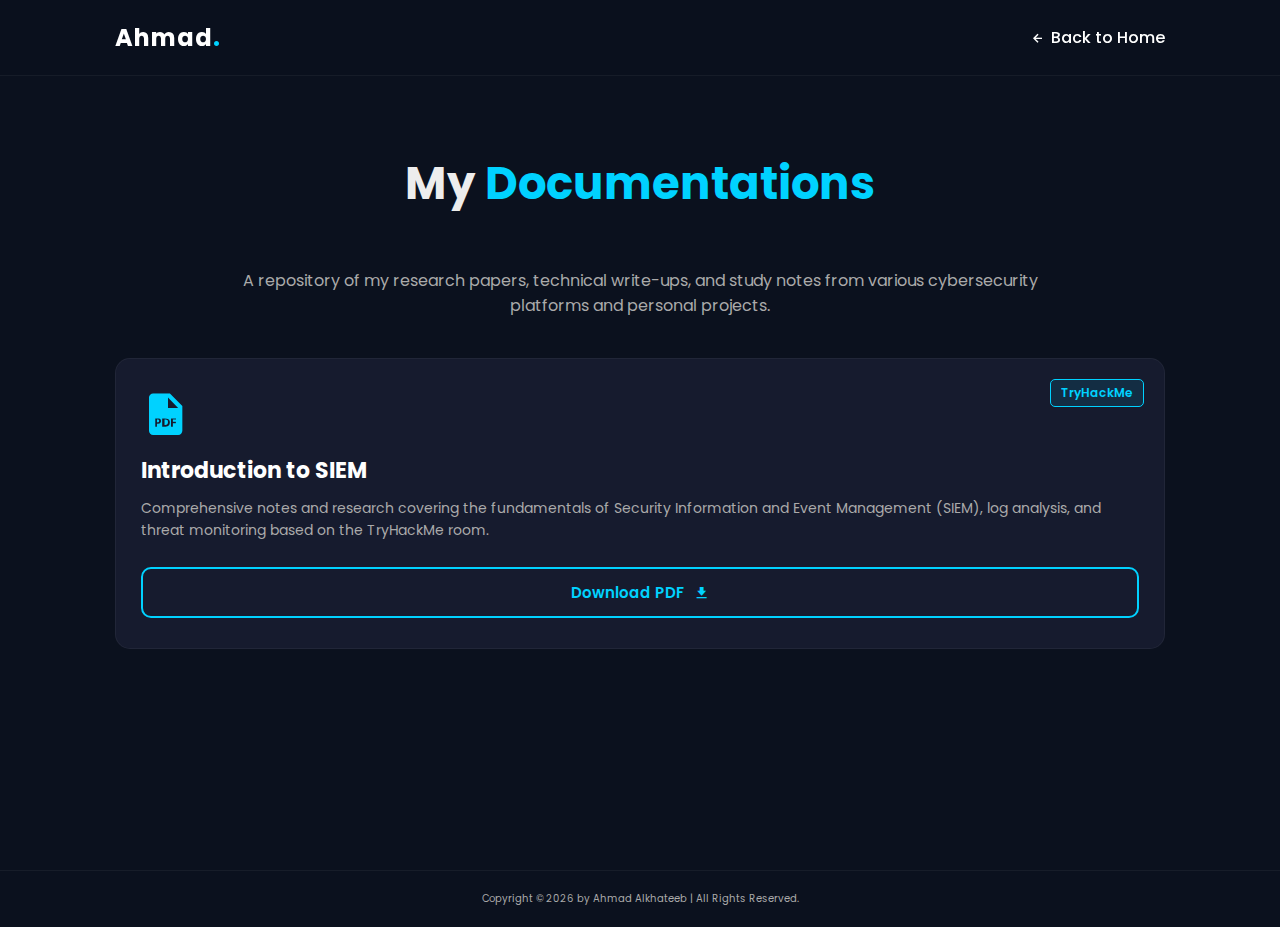
<file: documentations.html>
<!DOCTYPE html>
<html lang="en">
<head>
    <meta charset="UTF-8">
    <meta name="viewport" content="width=device-width, initial-scale=1.0">
    <title>Documentations & Research | Ahmad Alkhateeb</title>
    
    <link href='https://unpkg.com/boxicons@2.1.4/css/boxicons.min.css' rel='stylesheet'>
    <link rel="stylesheet" href="https://cdnjs.cloudflare.com/ajax/libs/font-awesome/6.4.0/css/all.min.css">
    <link href="https://fonts.googleapis.com/css2?family=Poppins:wght@300;400;600;700&display=swap" rel="stylesheet">
    <link rel="stylesheet" href="style.css">
    <link rel="icon" type="image/png" sizes="32x32" href="images/logo3.png">

    <style>
        :root {
            --bg-main: #0b111e;
            --bg-card: #161b2e;
            --accent-primary: #00d2ff;
            --text-main: #ededed;
            --text-muted: #aaa;
            --glass-border: rgba(255, 255, 255, 0.05);
        }

        body {
            background-color: var(--bg-main);
            color: var(--text-main);
            font-family: 'Poppins', sans-serif;
            padding-top: 10rem; /* مساحة للهيدر */
        }

        /* --- Header Adjustments --- */
        .header {
            position: fixed; top: 0; left: 0; width: 100%; padding: 2rem 9%;
            background: rgba(11, 17, 30, 0.95); backdrop-filter: blur(10px);
            display: flex; justify-content: space-between; align-items: center;
            z-index: 100; border-bottom: 1px solid var(--glass-border);
        }
        .logo { font-size: 2.4rem; color: #fff; font-weight: 700; }
        .logo span { color: var(--accent-primary); }
        .back-link { font-size: 1.6rem; color: #fff; font-weight: 500; transition: .3s; display: flex; align-items: center; gap: 0.5rem;}
        .back-link:hover { color: var(--accent-primary); }

        /* --- Documentations Section --- */
        .docs-section {
            padding: 5rem 9%;
            min-height: 80vh;
        }

        .heading {
            text-align: center;
            font-size: 4.5rem;
            margin-bottom: 5rem;
        }
        .heading span { color: var(--accent-primary); }

        .docs-container {
            display: grid;
            grid-template-columns: repeat(auto-fit, minmax(320px, 1fr));
            gap: 3rem;
        }

        /* --- Document Card Design --- */
        .doc-card {
            background: var(--bg-card);
            border: 1px solid var(--glass-border);
            border-radius: 1.5rem;
            padding: 3rem 2.5rem;
            transition: 0.4s ease;
            position: relative;
            display: flex;
            flex-direction: column;
        }

        .doc-card:hover {
            transform: translateY(-10px);
            border-color: var(--accent-primary);
            box-shadow: 0 10px 25px rgba(0, 210, 255, 0.1);
        }

        .doc-icon {
            font-size: 5rem;
            color: var(--accent-primary);
            margin-bottom: 1.5rem;
        }

        .doc-tag {
            position: absolute;
            top: 2rem;
            right: 2rem;
            background: rgba(0, 210, 255, 0.1);
            color: var(--accent-primary);
            padding: 0.4rem 1rem;
            border-radius: 5px;
            font-size: 1.2rem;
            font-weight: 600;
            border: 1px solid var(--accent-primary);
        }

        .doc-title {
            font-size: 2.2rem;
            margin-bottom: 1rem;
            color: #fff;
        }

        .doc-desc {
            font-size: 1.4rem;
            color: var(--text-muted);
            margin-bottom: 2.5rem;
            flex-grow: 1; /* لدفع الزر للأسفل دائماً */
            line-height: 1.6;
        }

        .btn-download {
            display: inline-flex;
            align-items: center;
            justify-content: center;
            gap: 1rem;
            padding: 1.2rem 2rem;
            background: transparent;
            border: 2px solid var(--accent-primary);
            color: var(--accent-primary);
            border-radius: 1rem;
            font-size: 1.5rem;
            font-weight: 600;
            transition: 0.3s;
            text-align: center;
        }

        .btn-download:hover {
            background: var(--accent-primary);
            color: var(--bg-main);
            box-shadow: 0 0 15px var(--accent-primary);
        }

        @media (max-width: 768px) {
            .heading { font-size: 3.5rem; }
            .docs-section { padding: 3rem 5%; }
        }
    </style>
</head>
<body>

    <header class="header">
        <a href="index.html" class="logo">Ahmad<span>.</span></a>
        <a href="index.html" class="back-link"><i class='bx bx-left-arrow-alt'></i> Back to Home</a>
    </header>

    <section class="docs-section">
        <h2 class="heading">My <span>Documentations</span></h2>
        <p style="text-align: center; font-size: 1.6rem; color: var(--text-muted); margin-bottom: 4rem; max-width: 800px; margin-left: auto; margin-right: auto;">
            A repository of my research papers, technical write-ups, and study notes from various cybersecurity platforms and personal projects.
        </p>

        <div class="docs-container">
            
            <div class="doc-card">
                <i class='bx bxs-file-pdf doc-icon'></i>
                <span class="doc-tag">TryHackMe</span>
                <h3 class="doc-title">Introduction to SIEM</h3>
                <p class="doc-desc">Comprehensive notes and research covering the fundamentals of Security Information and Event Management (SIEM), log analysis, and threat monitoring based on the TryHackMe room.</p>
                
                <a href="SIEM.pdf" download class="btn-download">
                    Download PDF <i class='bx bxs-download'></i>
                </a>
            </div>

            </div>
    </section>

    <footer style="text-align: center; padding: 2rem 0; color: #aaa; border-top: 1px solid rgba(255,255,255,0.05); margin-top: 5rem;">
        <p>Copyright &copy; 2026 by Ahmad Alkhateeb | All Rights Reserved.</p>
    </footer>

</body>
</html>
</file>
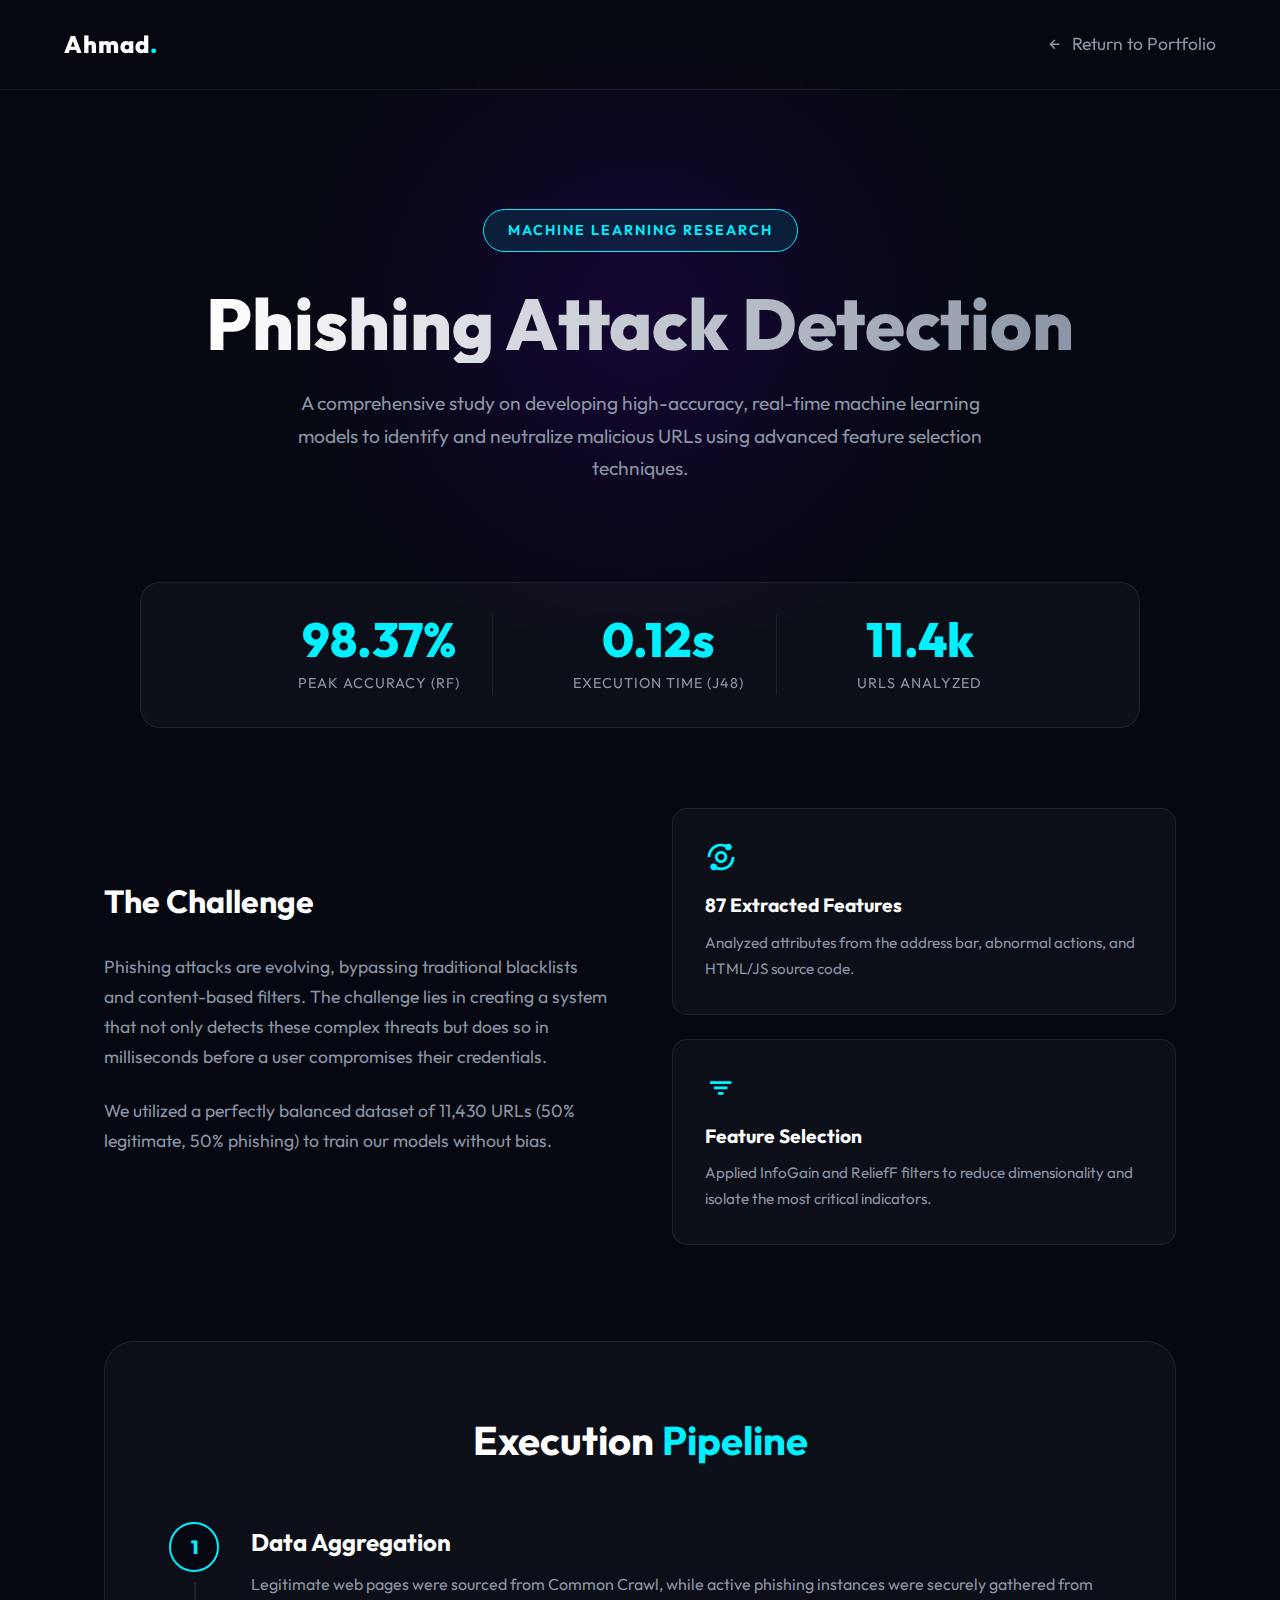
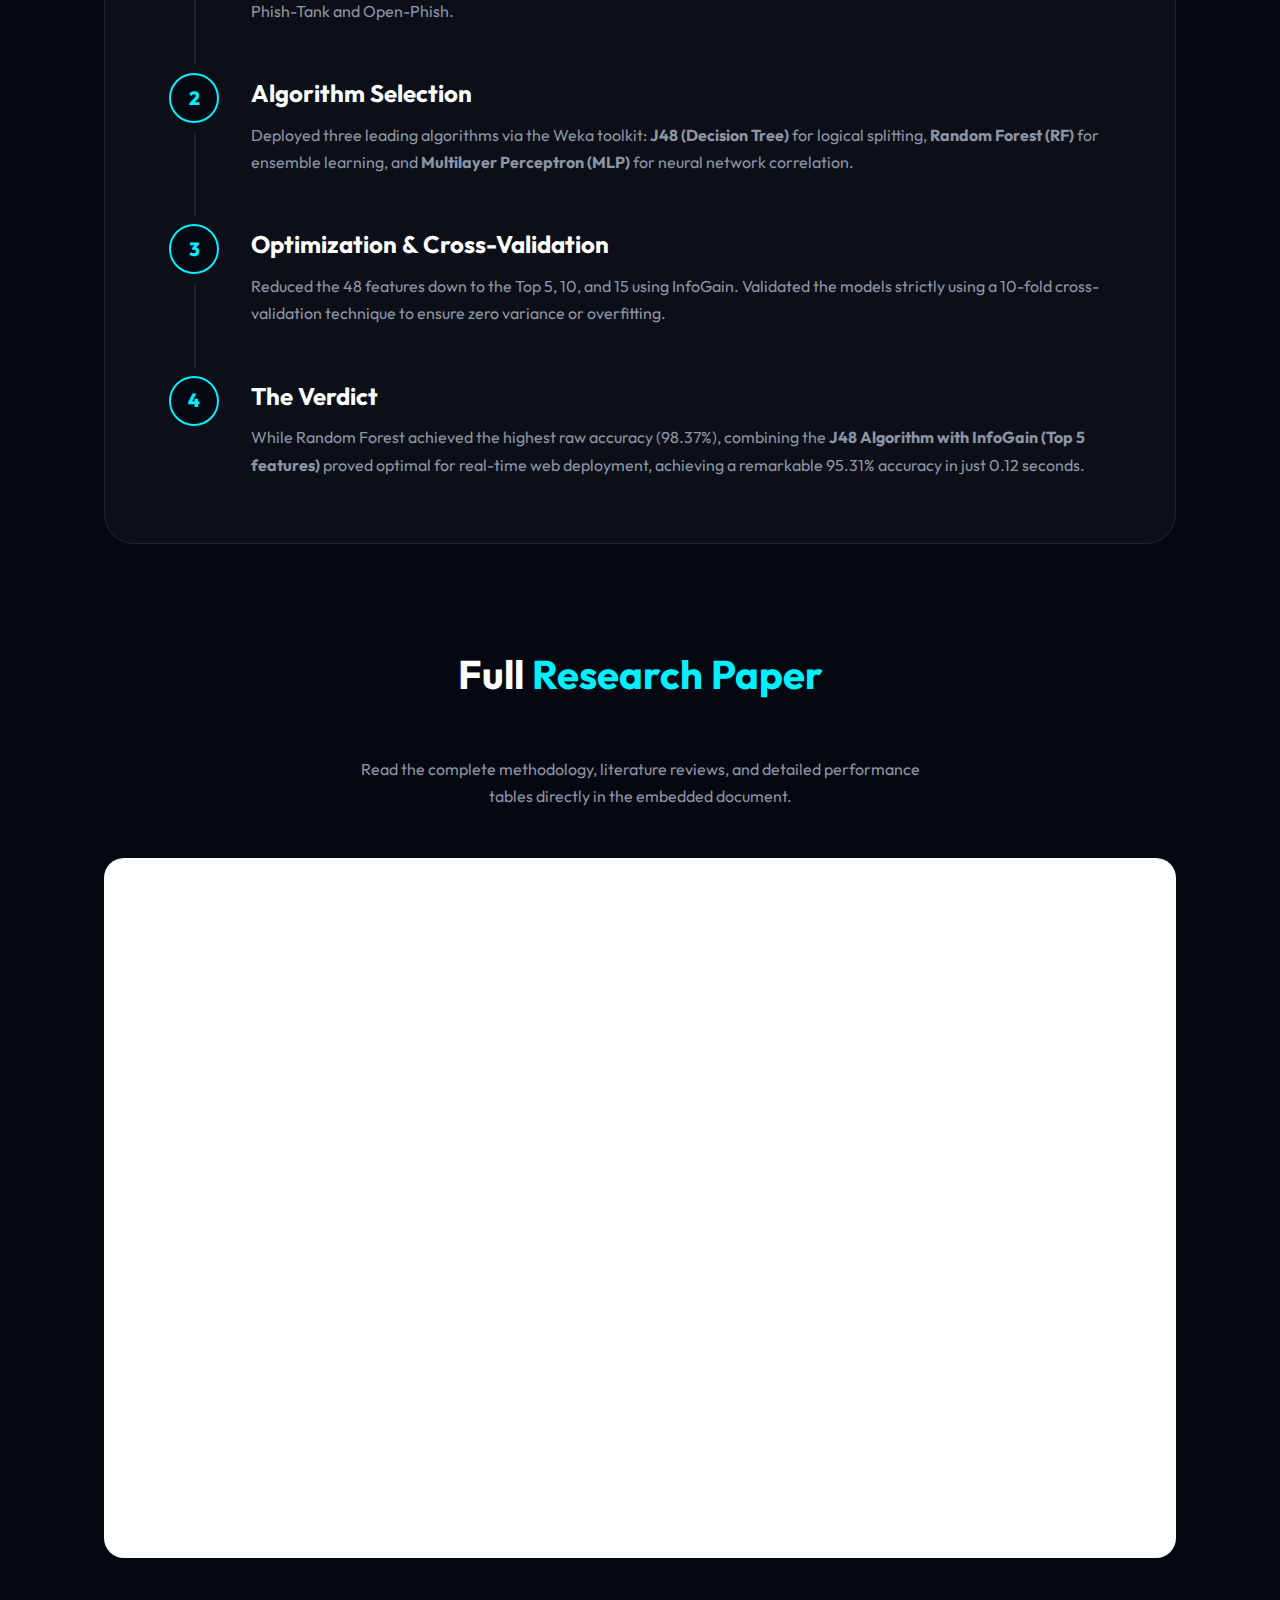
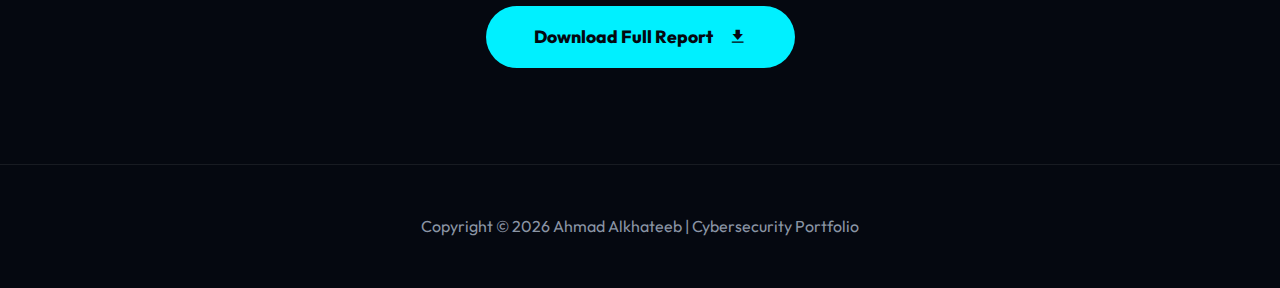
<file: projectPhishing.html>
<!DOCTYPE html>
<html lang="en">
<head>
    <meta charset="UTF-8">
    <meta name="viewport" content="width=device-width, initial-scale=1.0">
    <title>Phishing Detection | AI Research</title>
    
    <link href='https://unpkg.com/boxicons@2.1.4/css/boxicons.min.css' rel='stylesheet'>
    <link href="https://fonts.googleapis.com/css2?family=Outfit:wght@300;400;600;800&display=swap" rel="stylesheet">
    
    <style>
        /* --- Modern Theme Variables --- */
        :root {
            --bg-main: #050810;
            --bg-card: rgba(255, 255, 255, 0.03);
            --accent-primary: #00f0ff;
            --accent-secondary: #7000ff;
            --text-main: #ffffff;
            --text-muted: #8b95a5;
            --glass-border: rgba(255, 255, 255, 0.08);
        }

        * { margin: 0; padding: 0; box-sizing: border-box; font-family: 'Outfit', sans-serif; }

        body { background-color: var(--bg-main); color: var(--text-main); line-height: 1.7; overflow-x: hidden; }

        a { text-decoration: none; color: inherit; }

        /* --- Glass Navigation --- */
        nav {
            position: fixed; width: 100%; top: 0; padding: 1.5rem 5%;
            background: rgba(5, 8, 16, 0.7); backdrop-filter: blur(12px);
            border-bottom: 1px solid var(--glass-border); z-index: 1000;
            display: flex; justify-content: space-between; align-items: center;
        }

        .nav-logo { font-size: 1.5rem; font-weight: 800; letter-spacing: 1px; }
        .nav-logo span { color: var(--accent-primary); }
        .back-link { font-size: 1.1rem; color: var(--text-muted); transition: 0.3s; display: flex; align-items: center; gap: 0.5rem; }
        .back-link:hover { color: var(--accent-primary); transform: translateX(-5px); }

        /* --- Hero Section --- */
        .hero {
            padding: 12rem 5% 5rem; min-height: 70vh;
            display: flex; flex-direction: column; justify-content: center; align-items: center; text-align: center;
            background: radial-gradient(circle at center, rgba(112, 0, 255, 0.15) 0%, transparent 50%);
        }

        .badge {
            background: rgba(0, 240, 255, 0.1); border: 1px solid var(--accent-primary);
            color: var(--accent-primary); padding: 0.5rem 1.5rem; border-radius: 50px;
            font-size: 0.9rem; font-weight: 600; margin-bottom: 2rem; letter-spacing: 2px; text-transform: uppercase;
        }

        .hero h1 {
            font-size: 4.5rem; font-weight: 800; line-height: 1.1; margin-bottom: 1.5rem;
            background: linear-gradient(to right, #fff, var(--text-muted)); -webkit-background-clip: text; -webkit-text-fill-color: transparent;
        }

        .hero p { max-width: 700px; font-size: 1.2rem; color: var(--text-muted); margin-bottom: 3rem; }

        /* --- Quick Stats Bar --- */
        .stats-bar {
            display: flex; justify-content: center; gap: 3rem; flex-wrap: wrap;
            padding: 2rem; background: var(--bg-card); border: 1px solid var(--glass-border);
            border-radius: 20px; backdrop-filter: blur(10px); width: 90%; max-width: 1000px; margin: -3rem auto 5rem; position: relative; z-index: 10;
        }

        .stat-item { text-align: center; padding: 0 2rem; border-right: 1px solid var(--glass-border); }
        .stat-item:last-child { border-right: none; }
        .stat-value { font-size: 3rem; font-weight: 800; color: var(--accent-primary); line-height: 1; margin-bottom: 0.5rem; }
        .stat-label { font-size: 0.9rem; color: var(--text-muted); text-transform: uppercase; letter-spacing: 1px; }

        /* --- Content Layout --- */
        .container { max-width: 1200px; margin: 0 auto; padding: 0 5%; }
        
        .section-title { font-size: 2.5rem; margin-bottom: 3rem; text-align: center; }
        .section-title span { color: var(--accent-primary); }

        /* --- Methodology Grid --- */
        .grid-2 { display: grid; grid-template-columns: 1fr 1fr; gap: 4rem; margin-bottom: 6rem; align-items: center; }
        
        .text-block h3 { font-size: 2rem; margin-bottom: 1.5rem; }
        .text-block p { color: var(--text-muted); font-size: 1.1rem; margin-bottom: 1.5rem; }

        .feature-cards { display: grid; gap: 1.5rem; }
        .card {
            background: var(--bg-card); border: 1px solid var(--glass-border); padding: 2rem;
            border-radius: 15px; transition: 0.3s;
        }
        .card:hover { border-color: var(--accent-primary); transform: translateY(-5px); }
        .card i { font-size: 2rem; color: var(--accent-primary); margin-bottom: 1rem; }
        .card h4 { font-size: 1.2rem; margin-bottom: 0.5rem; }
        .card p { color: var(--text-muted); font-size: 0.95rem; }

        /* --- Pipeline Process (Vertical) --- */
        .pipeline { margin: 6rem 0; padding: 4rem; background: var(--bg-card); border-radius: 30px; border: 1px solid var(--glass-border); }
        .step { display: flex; gap: 2rem; margin-bottom: 3rem; position: relative; }
        .step:last-child { margin-bottom: 0; }
        .step::before { content: ''; position: absolute; left: 25px; top: 60px; bottom: -40px; width: 2px; background: var(--glass-border); }
        .step:last-child::before { display: none; }
        
        .step-number {
            width: 50px; height: 50px; background: var(--bg-main); border: 2px solid var(--accent-primary);
            border-radius: 50%; display: flex; justify-content: center; align-items: center;
            font-size: 1.2rem; font-weight: 800; color: var(--accent-primary); z-index: 2; flex-shrink: 0;
        }
        .step-content h4 { font-size: 1.5rem; margin-bottom: 0.5rem; }
        .step-content p { color: var(--text-muted); }

        /* --- PDF Viewer --- */
        .pdf-section { margin: 6rem 0; text-align: center; }
        .pdf-container {
            width: 100%; height: 700px; border-radius: 20px; border: 1px solid var(--glass-border);
            overflow: hidden; margin: 3rem 0; background: #fff;
        }
        .pdf-container iframe { width: 100%; height: 100%; border: none; }
        
        .btn {
            display: inline-flex; align-items: center; gap: 1rem; padding: 1rem 3rem;
            background: var(--accent-primary); color: var(--bg-main); font-weight: 800;
            border-radius: 50px; font-size: 1.1rem; transition: 0.3s;
        }
        .btn:hover { box-shadow: 0 0 20px var(--accent-primary); transform: scale(1.05); }

        /* --- Responsive --- */
        @media (max-width: 900px) {
            .hero h1 { font-size: 3rem; }
            .grid-2 { grid-template-columns: 1fr; gap: 2rem; }
            .stats-bar { flex-direction: column; gap: 1.5rem; padding: 2rem; }
            .stat-item { border-right: none; border-bottom: 1px solid var(--glass-border); padding-bottom: 1.5rem; }
            .stat-item:last-child { border-bottom: none; padding-bottom: 0; }
            .pipeline { padding: 2rem; }
        }
    </style>
</head>
<body>

    <nav>
        <a href="index.html" class="nav-logo">Ahmad<span>.</span></a>
        <a href="index.html#projects" class="back-link"><i class='bx bx-left-arrow-alt'></i> Return to Portfolio</a>
    </nav>

    <header class="hero">
        <div class="badge">Machine Learning Research</div>
        <h1>Phishing Attack Detection</h1>
        <p>A comprehensive study on developing high-accuracy, real-time machine learning models to identify and neutralize malicious URLs using advanced feature selection techniques.</p>
    </header>

    <div class="stats-bar">
        <div class="stat-item">
            <div class="stat-value">98.37%</div>
            <div class="stat-label">Peak Accuracy (RF)</div>
        </div>
        <div class="stat-item">
            <div class="stat-value">0.12s</div>
            <div class="stat-label">Execution Time (J48)</div>
        </div>
        <div class="stat-item">
            <div class="stat-value">11.4k</div>
            <div class="stat-label">URLs Analyzed</div>
        </div>
    </div>

    <main class="container">
        
        <section class="grid-2">
            <div class="text-block">
                <h3>The <span>Challenge</span></h3>
                <p>Phishing attacks are evolving, bypassing traditional blacklists and content-based filters. The challenge lies in creating a system that not only detects these complex threats but does so in milliseconds before a user compromises their credentials.</p>
                <p>We utilized a perfectly balanced dataset of 11,430 URLs (50% legitimate, 50% phishing) to train our models without bias.</p>
            </div>
            <div class="feature-cards">
                <div class="card">
                    <i class='bx bx-analyse'></i>
                    <h4>87 Extracted Features</h4>
                    <p>Analyzed attributes from the address bar, abnormal actions, and HTML/JS source code.</p>
                </div>
                <div class="card">
                    <i class='bx bx-filter'></i>
                    <h4>Feature Selection</h4>
                    <p>Applied InfoGain and ReliefF filters to reduce dimensionality and isolate the most critical indicators.</p>
                </div>
            </div>
        </section>

        <section class="pipeline">
            <h2 class="section-title">Execution <span>Pipeline</span></h2>
            
            <div class="step">
                <div class="step-number">1</div>
                <div class="step-content">
                    <h4>Data Aggregation</h4>
                    <p>Legitimate web pages were sourced from Common Crawl, while active phishing instances were securely gathered from Phish-Tank and Open-Phish.</p>
                </div>
            </div>

            <div class="step">
                <div class="step-number">2</div>
                <div class="step-content">
                    <h4>Algorithm Selection</h4>
                    <p>Deployed three leading algorithms via the Weka toolkit: <b>J48 (Decision Tree)</b> for logical splitting, <b>Random Forest (RF)</b> for ensemble learning, and <b>Multilayer Perceptron (MLP)</b> for neural network correlation.</p>
                </div>
            </div>

            <div class="step">
                <div class="step-number">3</div>
                <div class="step-content">
                    <h4>Optimization & Cross-Validation</h4>
                    <p>Reduced the 48 features down to the Top 5, 10, and 15 using InfoGain. Validated the models strictly using a 10-fold cross-validation technique to ensure zero variance or overfitting.</p>
                </div>
            </div>

            <div class="step">
                <div class="step-number">4</div>
                <div class="step-content">
                    <h4>The Verdict</h4>
                    <p>While Random Forest achieved the highest raw accuracy (98.37%), combining the <b>J48 Algorithm with InfoGain (Top 5 features)</b> proved optimal for real-time web deployment, achieving a remarkable 95.31% accuracy in just 0.12 seconds.</p>
                </div>
            </div>
        </section>

        <section class="pdf-section">
            <h2 class="section-title">Full <span>Research Paper</span></h2>
            <p style="color: var(--text-muted); max-width: 600px; margin: 0 auto;">Read the complete methodology, literature reviews, and detailed performance tables directly in the embedded document.</p>
            
            <div class="pdf-container">
                <iframe src="Phishing_Report.pdf" title="Phishing Detection Report">
                    <p>Your browser does not support PDF viewing. <a href="Phishing_Report.pdf">Download it here</a>.</p>
                </iframe>
            </div>

            <a href="Phishing_Report.pdf" download class="btn">Download Full Report <i class='bx bxs-download'></i></a>
        </section>

    </main>

    <footer style="text-align: center; padding: 3rem 0; color: var(--text-muted); border-top: 1px solid var(--glass-border); margin-top: 5rem;">
        <p>Copyright &copy; 2026 Ahmad Alkhateeb | Cybersecurity Portfolio</p>
    </footer>

</body>
</html>
</file>
<file: style.css>
/* --- General Settings --- */
:root {
    --bg-color: #0b111e;
    --second-bg-color: #161b2e;
    --text-color: #ededed;
    --main-color: #00d2ff;
    --accent-color: #ffd700; /* Gold for achievements */
}

* {
    margin: 0;
    padding: 0;
    box-sizing: border-box;
    text-decoration: none;
    border: none;
    outline: none;
    scroll-behavior: smooth;
    font-family: 'Poppins', sans-serif;
}

body {
    background: var(--bg-color);
    color: var(--text-color);
    overflow-x: hidden;
}

html { font-size: 62.5%; }

section {
    min-height: 100vh;
    padding: 10rem 9% 2rem;
}

span { color: var(--main-color); }

/* --- Header --- */
.header {
    position: fixed;
    top: 0;
    left: 0;
    width: 100%;
    padding: 2rem 9%;
    background: rgba(11, 17, 30, 0.95);
    backdrop-filter: blur(10px);
    display: flex;
    justify-content: space-between;
    align-items: center;
    z-index: 100;
    border-bottom: 1px solid rgba(255,255,255,0.05);
}

.logo {
    font-size: 2.4rem;
    color: var(--text-color);
    font-weight: 700;
    cursor: pointer;
    letter-spacing: 1px;
}

.navbar a {
    font-size: 1.6rem;
    color: var(--text-color);
    margin-left: 3.5rem;
    font-weight: 500;
    transition: .3s;
}

.navbar a:hover, .navbar a.active { color: var(--main-color); }

#menu-icon {
    font-size: 3.6rem;
    color: var(--text-color);
    display: none;
    cursor: pointer;
}

/* --- Home Section --- */
.home {
    position: relative; /* ضروري جداً لضبط مكان السهم */
    display: flex;
    align-items: center;
    justify-content: center;
    text-align: center;
    padding-top: 15rem;
}

.home-content { max-width: 80rem; }

.home-content h3 { font-size: 3.2rem; font-weight: 700; margin-bottom: 1rem;}
.home-content h1 { font-size: 6rem; font-weight: 700; line-height: 1.2; margin-bottom: 2rem; }
.home-content p { font-size: 1.6rem; margin-bottom: 3rem; line-height: 1.8; color: #ccc;}

/* تنسيق الصورة الشخصية إذا أضفتها */
.home-img {
    width: 250px;
    height: 250px;
    border-radius: 50%;
    object-fit: cover;
    border: 4px solid var(--main-color);
    box-shadow: 0 0 20px var(--main-color);
    margin-bottom: 2rem;
}

.social-media a {
    display: inline-flex;
    justify-content: center;
    align-items: center;
    width: 4.5rem;
    height: 4.5rem;
    background: transparent;
    border: .2rem solid var(--main-color);
    border-radius: 50%;
    font-size: 2.2rem;
    color: var(--main-color);
    margin: 0 1rem 3rem;
    transition: .5s ease;
}

.social-media a:hover {
    background: var(--main-color);
    color: var(--bg-color);
    box-shadow: 0 0 20px var(--main-color);
    transform: translateY(-5px);
}

.btn {
    display: inline-block;
    padding: 1.2rem 3.5rem;
    background: var(--main-color);
    border-radius: 4rem;
    box-shadow: 0 0 15px var(--main-color);
    font-size: 1.6rem;
    color: var(--bg-color);
    letter-spacing: .1rem;
    font-weight: 600;
    transition: .5s ease;
}

.btn:hover { box-shadow: 0 0 30px var(--main-color); transform: scale(1.05); }

/* --- Scroll Down Indicator (New) --- */
.scroll-down {
    position: absolute;
    bottom: 3rem;
    left: 50%;
    transform: translateX(-50%);
    z-index: 10;
}

.scroll-down i {
    font-size: 3.5rem;
    color: var(--main-color);
    animation: bounce 2s infinite;
    cursor: pointer;
    text-shadow: 0 0 10px rgba(0, 210, 255, 0.5);
}

@keyframes bounce {
    0%, 20%, 50%, 80%, 100% { transform: translateY(0); }
    40% { transform: translateY(-10px); }
    60% { transform: translateY(-5px); }
}

/* --- Experience Section (Timeline) --- */
.experience { background: var(--second-bg-color); }
.heading { text-align: center; font-size: 4.5rem; margin-bottom: 5rem; }

.timeline-items {
    max-width: 1000px;
    margin: auto;
    display: flex;
    flex-wrap: wrap;
    position: relative;
}

.timeline-items::before {
    content: '';
    position: absolute;
    width: 3px;
    height: 100%;
    background-color: var(--main-color);
    left: calc(50% - 1px);
}

.timeline-item { margin-bottom: 40px; width: 100%; position: relative; }
.timeline-item:last-child { margin-bottom: 0; }
.timeline-item:nth-child(odd) { padding-right: calc(50% + 30px); text-align: right; }
.timeline-item:nth-child(even) { padding-left: calc(50% + 30px); }

.timeline-dot {
    height: 18px; width: 18px;
    background-color: var(--main-color);
    box-shadow: 0 0 25px var(--main-color);
    position: absolute;
    left: calc(50% - 9px);
    border-radius: 50%;
    top: 10px;
}

.timeline-date { font-size: 1.8rem; font-weight: 600; color: var(--main-color); margin: 6px 0 15px; }

.timeline-content {
    background-color: var(--bg-color);
    border: 1px solid rgba(0, 210, 255, 0.2);
    padding: 25px;
    border-radius: 1.5rem;
    box-shadow: 0 5px 15px rgba(0,0,0,0.2);
    cursor: pointer;
    transition: 0.4s ease;
    text-align: left;
}

.timeline-item:nth-child(odd) .timeline-content { text-align: right; }

.timeline-content:hover {
    transform: translateY(-5px);
    border-color: var(--main-color);
    box-shadow: 0 10px 25px rgba(0, 210, 255, 0.15);
}

.timeline-content h3 { font-size: 2rem; color: #fff; margin-bottom: 5px; }
.timeline-content h4 { font-size: 1.6rem; color: #ccc; margin-bottom: 15px; font-weight: 400; }

.timeline-content ul { list-style: none; }
.timeline-content ul li {
    font-size: 1.4rem;
    color: #bbb;
    margin-bottom: 8px;
    line-height: 1.5;
    position: relative;
    display: inline-block;
}

/* --- Projects Section --- */
.portfolio {
    background: var(--bg-color);
}

.portfolio-container {
    display: grid;
    grid-template-columns: repeat(3, 1fr);
    align-items: center;
    gap: 2.5rem;
}

.portfolio-box {
    position: relative;
    border-radius: 2rem;
    box-shadow: 0 0 1rem var(--bg-color);
    overflow: hidden;
    display: flex;
    height: 300px;
    background: var(--second-bg-color);
    border: 1px solid rgba(255,255,255,0.05);
}

.portfolio-box img {
    width: 100%;
    height: 100%;
    object-fit: cover;
    transition: transform .5s ease;
}

.portfolio-box:hover img {
    transform: scale(1.1);
}

.project-placeholder {
    width: 100%;
    height: 100%;
    display: flex;
    justify-content: center;
    align-items: center;
    font-size: 8rem;
    color: var(--main-color);
    background: linear-gradient(45deg, var(--second-bg-color), #1a1f36);
}

.portfolio-box:hover .portfolio-layer {
    transform: translateY(0);
}

.portfolio-layer {
    position: absolute;
    bottom: 0;
    left: 0;
    width: 100%;
    height: 100%;
    background: linear-gradient(rgba(0,0,0,0.1), var(--main-color));
    display: flex;
    justify-content: center;
    align-items: center;
    flex-direction: column;
    text-align: center;
    padding: 0 4rem;
    transform: translateY(100%);
    transition: .5s ease;
}

.portfolio-layer h4 {
    font-size: 2.5rem;
    color: #fff;
    text-shadow: 0 2px 5px rgba(0,0,0,0.5);
}

.portfolio-layer p {
    font-size: 1.4rem;
    margin: .3rem 0 1rem;
    color: #eee;
}

/* زر الانتقال لصفحة المشروع */
.btn-icon {
    display: inline-flex;
    justify-content: center;
    align-items: center;
    width: 5rem;
    height: 5rem;
    background: #fff;
    border-radius: 50%;
    cursor: pointer;
    transition: .5s ease;
}
.btn-icon i {
    font-size: 2rem;
    color: #333;
}
.btn-icon:hover {
    background: var(--main-color);
}
.btn-icon:hover i {
    color: #fff;
}

/* --- Project Details Page Styles --- */
.project-hero {
    height: 60vh;
    background: linear-gradient(rgba(11, 17, 30, 0.9), rgba(11, 17, 30, 0.9)); 
    background-size: cover;
    background-position: center;
    display: flex;
    align-items: center;
    justify-content: center;
    text-align: center;
    padding-top: 8rem;
    position: relative; /* للسهم */
}

.project-hero-content h1 {
    font-size: 5rem;
    font-weight: 700;
    margin-bottom: 1.5rem;
    color: #fff;
}

.project-hero-content p {
    font-size: 2rem;
    color: #ccc;
    margin-bottom: 2rem;
}

.tech-stack-display span {
    display: inline-block;
    background: rgba(0, 210, 255, 0.1);
    color: var(--main-color);
    padding: 0.8rem 1.5rem;
    border-radius: 2rem;
    margin: 0 0.5rem;
    font-size: 1.4rem;
    border: 1px solid var(--main-color);
}

.project-details {
    padding: 5rem 9%;
    background: var(--bg-color);
    min-height: auto;
}

.details-container {
    max-width: 1200px;
    margin: 0 auto;
}

.project-img img {
    width: 100%;
    border-radius: 2rem;
    box-shadow: 0 0 20px rgba(0,0,0,0.5);
    margin-bottom: 5rem;
    border: 1px solid rgba(255,255,255,0.1);
}

.details-grid {
    display: grid;
    grid-template-columns: 2fr 1fr;
    gap: 4rem;
}

.details-text h2 {
    font-size: 3rem;
    margin-bottom: 2rem;
}

.details-text p {
    font-size: 1.6rem;
    line-height: 1.8;
    color: #ccc;
    margin-bottom: 1.5rem;
    text-align: justify;
}

.feature-list {
    list-style: none;
}

.feature-list li {
    font-size: 1.6rem;
    margin-bottom: 1rem;
    color: #eee;
    display: flex;
    align-items: center;
}

.feature-list li i {
    color: var(--main-color);
    font-size: 2rem;
    margin-right: 1rem;
}

.details-sidebar .info-box {
    background: var(--second-bg-color);
    padding: 3rem;
    border-radius: 1.5rem;
    border: 1px solid rgba(255,255,255,0.05);
}

.details-sidebar h3 {
    font-size: 2.2rem;
    margin-bottom: 2rem;
    color: var(--main-color);
    border-bottom: 1px solid #333;
    padding-bottom: 1rem;
}

.details-sidebar ul {
    list-style: none;
}

.details-sidebar ul li {
    font-size: 1.5rem;
    margin-bottom: 1.5rem;
    color: #ccc;
    display: flex;
    justify-content: space-between;
}

.details-sidebar ul li strong {
    color: #fff;
}

/* --- Certificates & Achievements --- */
.services-container {
    display: grid;
    grid-template-columns: repeat(auto-fit, minmax(300px, 1fr));
    gap: 2.5rem;
}

.service-box {
    background: var(--second-bg-color);
    padding: 3rem 2rem;
    border-radius: 1.5rem;
    text-align: center;
    border: 1px solid rgba(255,255,255,0.05);
    transition: .5s ease;
    position: relative;
    overflow: hidden;
}

.service-box:hover {
    border-color: var(--main-color);
    transform: translateY(-5px);
}

.service-box i { font-size: 5rem; color: var(--main-color); margin-bottom: 1.5rem; }
.service-box h3 { font-size: 2.2rem; margin-bottom: 1rem;}
.service-box p { font-size: 1.5rem; margin-bottom: 2rem; color: #aaa; }

.gold-box { border-color: rgba(255, 215, 0, 0.3); }
.gold-box i { color: var(--accent-color); }
.gold-box:hover { border-color: var(--accent-color); box-shadow: 0 0 20px rgba(255, 215, 0, 0.2); }

.cert-badge {
    display: inline-block;
    padding: 0.5rem 1rem;
    border-radius: 5px;
    font-size: 1.2rem;
    font-weight: 600;
}

.badge-completed { background: rgba(0, 210, 255, 0.1); color: var(--main-color); border: 1px solid var(--main-color); }
.badge-pending { background: rgba(255, 165, 0, 0.1); color: #ffaa00; border: 1px solid #ffaa00; }
.badge-gold { background: rgba(255, 215, 0, 0.1); color: var(--accent-color); border: 1px solid var(--accent-color); }

/* --- Contact --- */
.contact { background: var(--bg-color); padding-top: 8rem; }

.contact-container {
    display: flex;
    justify-content: center;
    flex-wrap: wrap;
    gap: 3rem;
}

.contact-info { flex: 1 1 30rem; display: flex; flex-direction: column; gap: 2rem; }

.contact-card {
    background: var(--second-bg-color);
    padding: 2rem;
    border-radius: 1rem;
    display: flex;
    align-items: center;
    gap: 2rem;
    border: 1px solid rgba(255,255,255,0.05);
    transition: .4s;
}

.contact-card:hover { transform: translateX(5px); border-color: var(--main-color); }

.contact-card i {
    font-size: 2.5rem;
    color: var(--main-color);
    background: rgba(0, 210, 255, 0.1);
    padding: 1rem;
    border-radius: 50%;
}

.contact-card div h4 { font-size: 1.8rem; font-weight: 600; margin-bottom: 0.5rem; }
.contact-card div p { font-size: 1.5rem; color: #bbb; }

.contact-form {
    flex: 1 1 40rem;
    background: var(--second-bg-color);
    padding: 3rem;
    border-radius: 1.5rem;
    border: 1px solid rgba(255,255,255,0.05);
}

.contact-form h3 { font-size: 2.5rem; margin-bottom: 2rem; text-align: center; }

.input-group { margin-bottom: 1.5rem; }

.input-group input, .input-group textarea {
    width: 100%;
    padding: 1.5rem;
    background: var(--bg-color);
    border: 1px solid #333;
    border-radius: 0.8rem;
    color: #fff;
    font-size: 1.6rem;
    transition: .3s;
}

.input-group textarea { height: 120px; resize: none; }

.input-group input:focus, .input-group textarea:focus {
    border-color: var(--main-color);
}

/* --- Footer --- */
.footer {
    background: var(--second-bg-color);
    padding: 2rem 9%;
    text-align: center;
    border-top: 1px solid rgba(255,255,255,0.05);
}
.footer p { font-size: 1.4rem; color: #aaa; }

/* --- Responsive --- */
@media (max-width: 991px) {
    .header { padding: 2rem 4%; }
    section { padding: 10rem 4% 2rem; }
    .timeline-items::before { left: 7px; }
    .timeline-item:nth-child(odd) { padding-right: 0; text-align: left; padding-left: 37px; }
    .timeline-item:nth-child(even) { padding-left: 37px; }
    .timeline-item:nth-child(odd) .timeline-content { text-align: left; }
    .timeline-dot { left: 0; }
    
    /* Project Details Responsive */
    .details-grid { grid-template-columns: 1fr; }
    .project-hero { height: 50vh; }
    .project-hero-content h1 { font-size: 3.5rem; }
}

@media (max-width: 768px) {
    #menu-icon { display: block; }
    .navbar { position: absolute; top: 100%; left: 0; width: 100%; padding: 1rem 3%; background: var(--second-bg-color); border-top: 1px solid #333; display: none; }
    .navbar.active { display: block; }
    .home-content h1 { font-size: 4rem; }
    .contact-container { flex-direction: column; }
    .portfolio-container { grid-template-columns: 1fr; }

}
/* --- إصلاح المشكلة للجوال (Mobile Fix) --- */
@media (max-width: 768px) {
    /* إجبار طبقة التفاصيل على الظهور دائماً */
    .portfolio-layer {
        transform: translateY(0);
        background: linear-gradient(rgba(22, 27, 46, 0.9), var(--main-color)); /* خلفية أغمق قليلاً للقراءة */
    }

    /* تحسين شكل النصوص لتكون واضحة دائماً */
    .portfolio-layer h4 {
        margin-bottom: 0.5rem;
    }
    
    .portfolio-layer p {
        margin-bottom: 1.5rem;
        font-size: 1.3rem; /* تصغير الخط قليلاً للموبايل */
        display: -webkit-box;
        -webkit-line-clamp: 3; /* إظهار 3 أسطر فقط من الوصف */
        -webkit-box-orient: vertical;
        overflow: hidden;
    }

    /* التأكد من أن الزر قابل للضغط */
    .btn-icon {
        width: 4rem;
        height: 4rem;
        background: var(--main-color); /* جعل الزر ملوناً ليعرف المستخدم أنه قابل للضغط */
    }
    
    .btn-icon i {
        color: #fff;
    }

    /* تعديل ارتفاع الصندوق ليكون مناسباً */
    .portfolio-box {
        height: 250px;
    }
}

/* ========================================= */
/* === MOBILE FIXES (إصلاحات الجوال) === */
/* ========================================= */

@media (max-width: 768px) {

    /* 1. إصلاح الهوامش الكبيرة التي تضيع المساحة */
    section {
        padding: 8rem 5% 2rem; /* تقليل الحواف الجانبية */
    }

    /* 2. إصلاح مشكلة تداخل النصوص (Key Features & Pipeline) */
    .details-grid {
        display: flex;           /* إلغاء نظام الشبكة المعقد */
        flex-direction: column;  /* ترتيب العناصر تحت بعضها */
        gap: 3rem;
    }

    .feature-list li {
        display: flex;           /* استخدام الفليكس للقائمة */
        align-items: flex-start; /* محاذاة الأيقونة مع بداية النص */
        gap: 15px;               /* مسافة بين الأيقونة والنص */
        text-align: left;        /* محاذاة النص لليسار */
    }

    .feature-list li i {
        min-width: 25px;         /* منع الأيقونة من الانكماش */
        margin-top: 5px;         /* ضبط موقع الأيقونة */
    }

    /* 3. إصلاح اختفاء تفاصيل المشاريع (Latest Projects) */
    .portfolio-box {
        height: auto;            /* السماح للصندوق بالتمدد */
        min-height: 280px;       /* ضمان ارتفاع مناسب */
        display: flex;
        flex-direction: column;  /* وضع الأيقونة فوق النص */
    }

    .portfolio-layer {
        position: relative;      /* إلغاء الوضع العائم */
        width: 100%;
        height: auto;
        transform: translateY(0); /* إظهار العنصر دائماً */
        background: var(--second-bg-color); /* لون خلفية ثابت */
        padding: 2rem;
        display: flex;
        flex-direction: column;
        justify-content: center;
        align-items: center;
        margin-top: auto;        /* دفع النص للأسفل */
    }

    .project-placeholder {
        height: 150px;           /* تصغير مساحة الأيقونة الكبيرة */
        background: transparent;
    }
    
    .project-placeholder i {
        font-size: 6rem;         /* تصغير الأيقونة قليلاً */
    }

    /* 4. إصلاح حجم الخطوط في العناوين */
    .home-content h1 {
        font-size: 3.5rem;       /* تصغير العنوان الرئيسي */
    }
    
    .heading {
        font-size: 3rem;         /* تصغير عناوين الأقسام */
    }
}

/* --- تحسينات القوائم (Feature & Pipeline) --- */

/* إضافة مسافة علوية للعناوين بشكل أنيق */
.mt-4 {
    margin-top: 3rem;
}

/* تنسيق قائمة الخطوات (Pipeline) */
.pipeline-list {
    list-style: none;
    margin-top: 1.5rem;
}

.pipeline-list li {
    display: flex;
    align-items: flex-start;
    gap: 1.5rem;
    margin-bottom: 1.5rem;
    font-size: 1.6rem;
    color: #ccc;
    background: rgba(255, 255, 255, 0.03); /* خلفية خفيفة لكل خطوة */
    padding: 1.5rem;
    border-radius: 1rem;
    border: 1px solid rgba(255, 255, 255, 0.05);
    transition: .3s;
}

.pipeline-list li:hover {
    border-color: var(--main-color);
    transform: translateX(5px);
}

/* تصميم دائرة الرقم (1, 2, 3...) */
.step-number {
    background: var(--main-color);
    color: var(--bg-color);
    width: 30px;
    height: 30px;
    border-radius: 50%;
    display: flex;
    justify-content: center;
    align-items: center;
    font-weight: bold;
    font-size: 1.4rem;
    flex-shrink: 0; /* يمنع الدائرة من الانكماش على الموبايل */
}

/* تحسين قائمة المميزات (Features) لضمان عدم تداخل الأيقونة */
.feature-list li {
    display: flex;
    align-items: flex-start; /* محاذاة الأيقونة مع أعلى النص */
    gap: 1.5rem;
}

.feature-list li i {
    min-width: 25px; /* حجز مساحة ثابتة للأيقونة */
    margin-top: 5px; /* ضبط المحاذاة */
}
</file>
